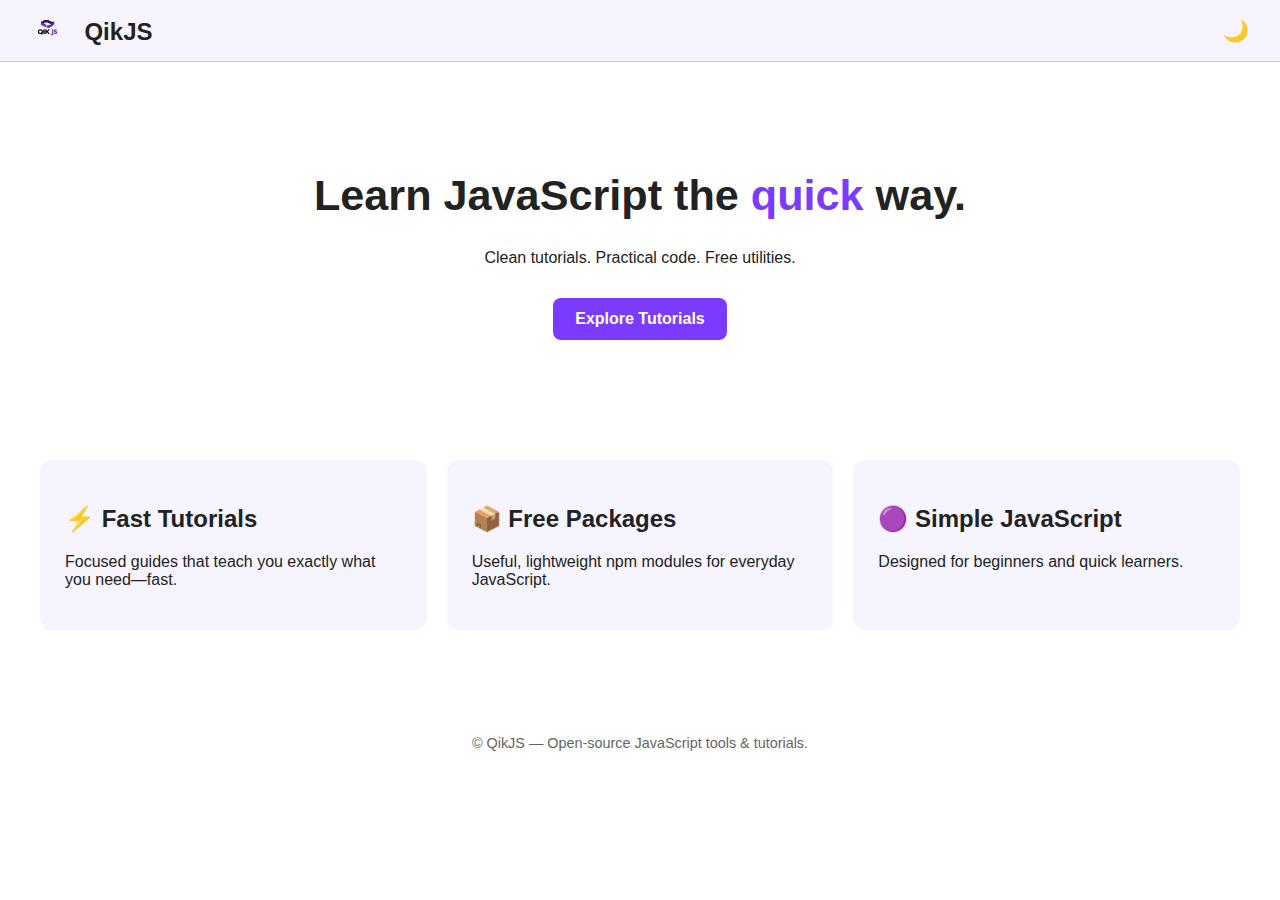
<file: index.html>
<!DOCTYPE html>
<html lang="en">
<head>
  <meta charset="UTF-8" />
  <meta name="viewport" content="width=device-width, initial-scale=1.0" />
  <title>QikJS — Fast JavaScript Tutorials & Tools</title>
  <link rel="stylesheet" href="style.css" />
</head>

<body>
  <nav class="nav">
    <div class="logo-area">
      <img src="assets/logo.png" class="logo" />
      <span class="title">QikJS</span>
    </div>
    <button id="toggle-theme">🌙</button>
  </nav>

  <header class="hero">
    <h1>Learn JavaScript the <span class="accent">quick</span> way.</h1>
    <p>Clean tutorials. Practical code. Free utilities.</p>
    <a href="/tutorials/" class="btn">Explore Tutorials</a>
  </header>

  <section class="features">
    <div class="feature">
      <h2>⚡ Fast Tutorials</h2>
      <p>Focused guides that teach you exactly what you need—fast.</p>
    </div>

    <div class="feature">
      <h2>📦 Free Packages</h2>
      <p>Useful, lightweight npm modules for everyday JavaScript.</p>
    </div>

    <div class="feature">
      <h2>🟣 Simple JavaScript</h2>
      <p>Designed for beginners and quick learners.</p>
    </div>
  </section>

  <footer>
    © QikJS — Open-source JavaScript tools & tutorials.
  </footer>

  <script src="theme.js"></script>
</body>
</html>
</file>
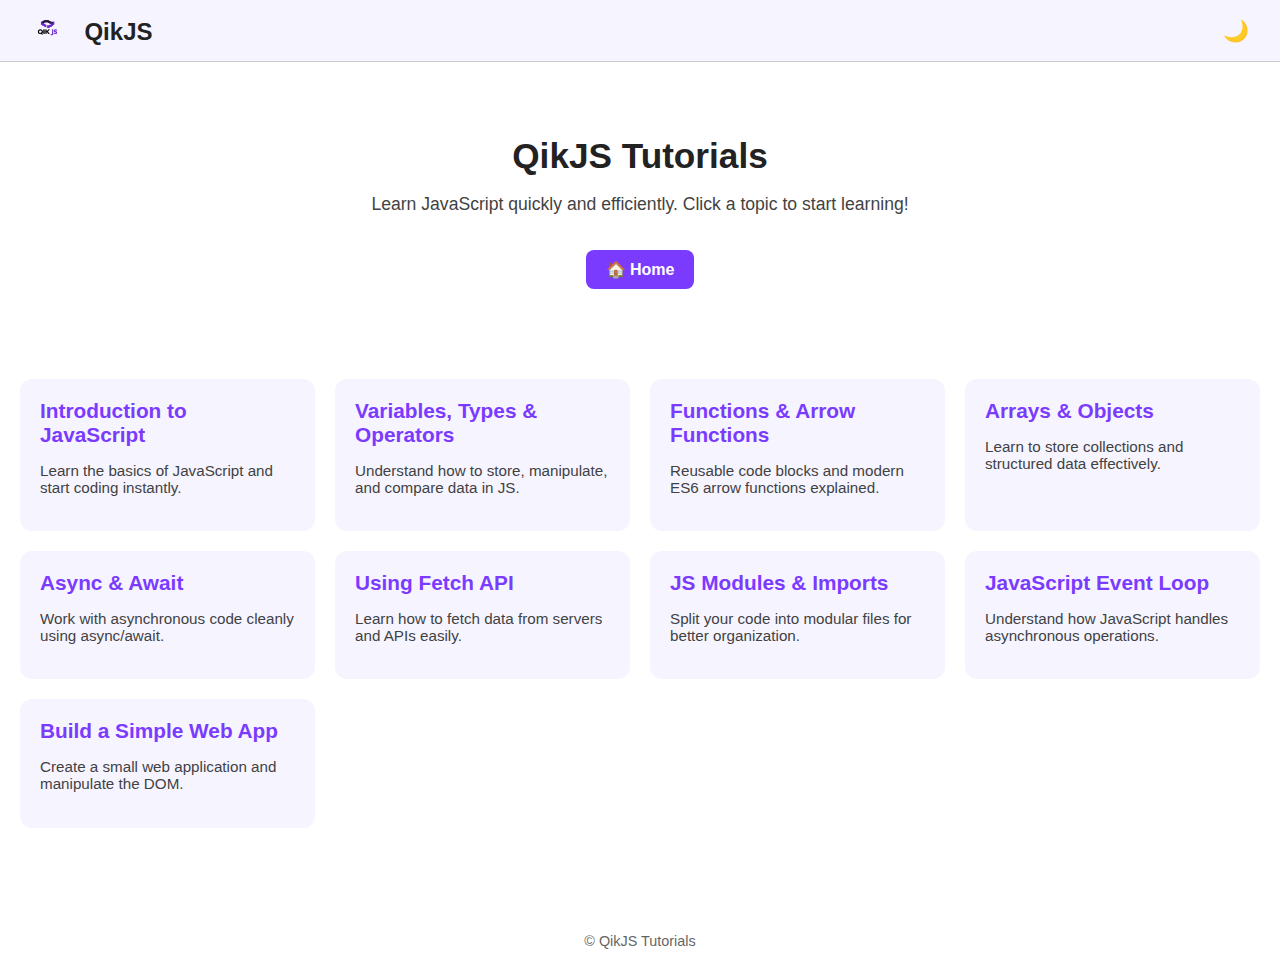
<file: tutorials/index.html>
<!DOCTYPE html>
<html lang="en">
<head>
  <meta charset="UTF-8">
  <meta name="viewport" content="width=device-width, initial-scale=1.0">
  <title>QikJS Tutorials</title>
  <link rel="stylesheet" href="/style.css" />
</head>

<body>
  <!-- NAVIGATION -->
  <nav class="nav">
    <div class="logo-area">
      <img src="/assets/logo.png" class="logo" />
      <span class="title">QikJS</span>
    </div>
    <button id="toggle-theme">🌙</button>
  </nav>

  <!-- HERO / HEADER -->
  <header class="hero hero-small">
    <h1>QikJS Tutorials</h1>
    <p>Learn JavaScript quickly and efficiently. Click a topic to start learning!</p>
    <a href="/" class="btn btn-light">🏠 Home</a>
  </header>

  <!-- TUTORIAL LIST -->
  <main class="tutorial-list">
    <div class="tutorial-cards">
      <a class="card" href="./intro-to-js.md">
        <h3>Introduction to JavaScript</h3>
        <p>Learn the basics of JavaScript and start coding instantly.</p>
      </a>

      <a class="card" href="./variables.md">
        <h3>Variables, Types & Operators</h3>
        <p>Understand how to store, manipulate, and compare data in JS.</p>
      </a>

      <a class="card" href="./functions.md">
        <h3>Functions & Arrow Functions</h3>
        <p>Reusable code blocks and modern ES6 arrow functions explained.</p>
      </a>

      <a class="card" href="./arrays.md">
        <h3>Arrays & Objects</h3>
        <p>Learn to store collections and structured data effectively.</p>
      </a>

      <a class="card" href="./async-await.md">
        <h3>Async & Await</h3>
        <p>Work with asynchronous code cleanly using async/await.</p>
      </a>

      <a class="card" href="./fetch-api.md">
        <h3>Using Fetch API</h3>
        <p>Learn how to fetch data from servers and APIs easily.</p>
      </a>

      <a class="card" href="./modules.md">
        <h3>JS Modules & Imports</h3>
        <p>Split your code into modular files for better organization.</p>
      </a>

      <a class="card" href="./event-loop.md">
        <h3>JavaScript Event Loop</h3>
        <p>Understand how JavaScript handles asynchronous operations.</p>
      </a>

      <a class="card" href="./web-app.md">
        <h3>Build a Simple Web App</h3>
        <p>Create a small web application and manipulate the DOM.</p>
      </a>
    </div>
  </main>

  <!-- FOOTER -->
  <footer>
    © QikJS Tutorials
  </footer>

  <!-- THEME SCRIPT -->
  <script src="/theme.js"></script>
</body>
</html>
</file>
<file: style.css>
:root {
  --bg: #ffffff;
  --text: #222;
  --accent: #7b3bff;
  --card: #f6f5ff;
}

.dark {
  --bg: #0e0e12;
  --text: #e0e0e7;
  --card: #1a1a1f;
}

body {
  margin: 0;
  font-family: "Inter", sans-serif;
  background: var(--bg);
  color: var(--text);
}

/* NAV */
.nav {
  display: flex;
  justify-content: space-between;
  padding: 15px 25px;
  align-items: center;
  background: var(--card);
  border-bottom: 1px solid #ccc;
}

.logo { width: 45px; }
.title { font-size: 1.5rem; font-weight: 700; margin-left: 10px; }

#toggle-theme {
  font-size: 1.3rem;
  cursor: pointer;
  background: none;
  border: none;
}

/* HERO */
.hero {
  text-align: center;
  padding: 80px 20px;
}

.hero h1 {
  font-size: 2.7rem;
}

.accent {
  color: var(--accent);
}

.btn {
  display: inline-block;
  margin-top: 15px;
  padding: 12px 22px;
  background: var(--accent);
  color: #fff;
  border-radius: 8px;
  text-decoration: none;
  font-weight: 600;
}

/* FEATURE GRID */
.features {
  display: grid;
  grid-template-columns: repeat(auto-fit, minmax(260px, 1fr));
  gap: 20px;
  padding: 40px;
}

.feature {
  background: var(--card);
  padding: 25px;
  border-radius: 12px;
}

/* FOOTER */
footer {
  text-align: center;
  padding: 20px;
  opacity: 0.7;
  margin-top: 50px;
}

/* HERO SMALL */
.hero-small {
  text-align: center;
  padding: 50px 20px;
}

.hero-small h1 {
  font-size: 2.2rem;
  margin-bottom: 12px;
}

.hero-small p {
  font-size: 1.1rem;
  opacity: 0.85;
  margin-bottom: 20px;
}

.btn-light {
  background: var(--accent);
  color: #fff;
  padding: 10px 20px;
  border-radius: 8px;
  text-decoration: none;
  font-weight: 600;
  transition: all 0.2s ease;
}

.btn-light:hover {
  background: #5e2ed0;
}

/* TUTORIAL CARDS GRID */
.tutorial-cards {
  display: grid;
  grid-template-columns: repeat(auto-fit, minmax(260px, 1fr));
  gap: 20px;
  padding: 40px 20px;
}

.card {
  background: var(--card);
  padding: 20px;
  border-radius: 12px;
  text-decoration: none;
  color: var(--text);
  transition: transform 0.2s, box-shadow 0.2s;
}

.card:hover {
  transform: translateY(-4px);
  box-shadow: 0 6px 18px rgba(0,0,0,0.15);
}

.card h3 {
  margin-top: 0;
  margin-bottom: 10px;
  font-size: 1.3rem;
  color: var(--accent);
}

.card p {
  font-size: 0.95rem;
  opacity: 0.85;
}

/* RESPONSIVE FOOTER */
footer {
  text-align: center;
  padding: 25px;
  opacity: 0.7;
  margin-top: 40px;
  font-size: 0.9rem;
}

.markdown-content {
  max-width: 900px;
  margin: 40px auto;
  background: var(--card);
  padding: 30px;
  border-radius: 12px;
  box-shadow: 0 4px 20px rgba(0,0,0,0.1);
}

.markdown-content h1, .markdown-content h2, .markdown-content h3 {
  color: var(--accent);
}

.markdown-content code {
  background: #f0f0f0;
  padding: 2px 6px;
  border-radius: 4px;
}

.markdown-content pre {
  background: #1a1a1f;
  color: #e0e0e7;
  padding: 15px;
  border-radius: 8px;
  overflow-x: auto;
}
</file>
